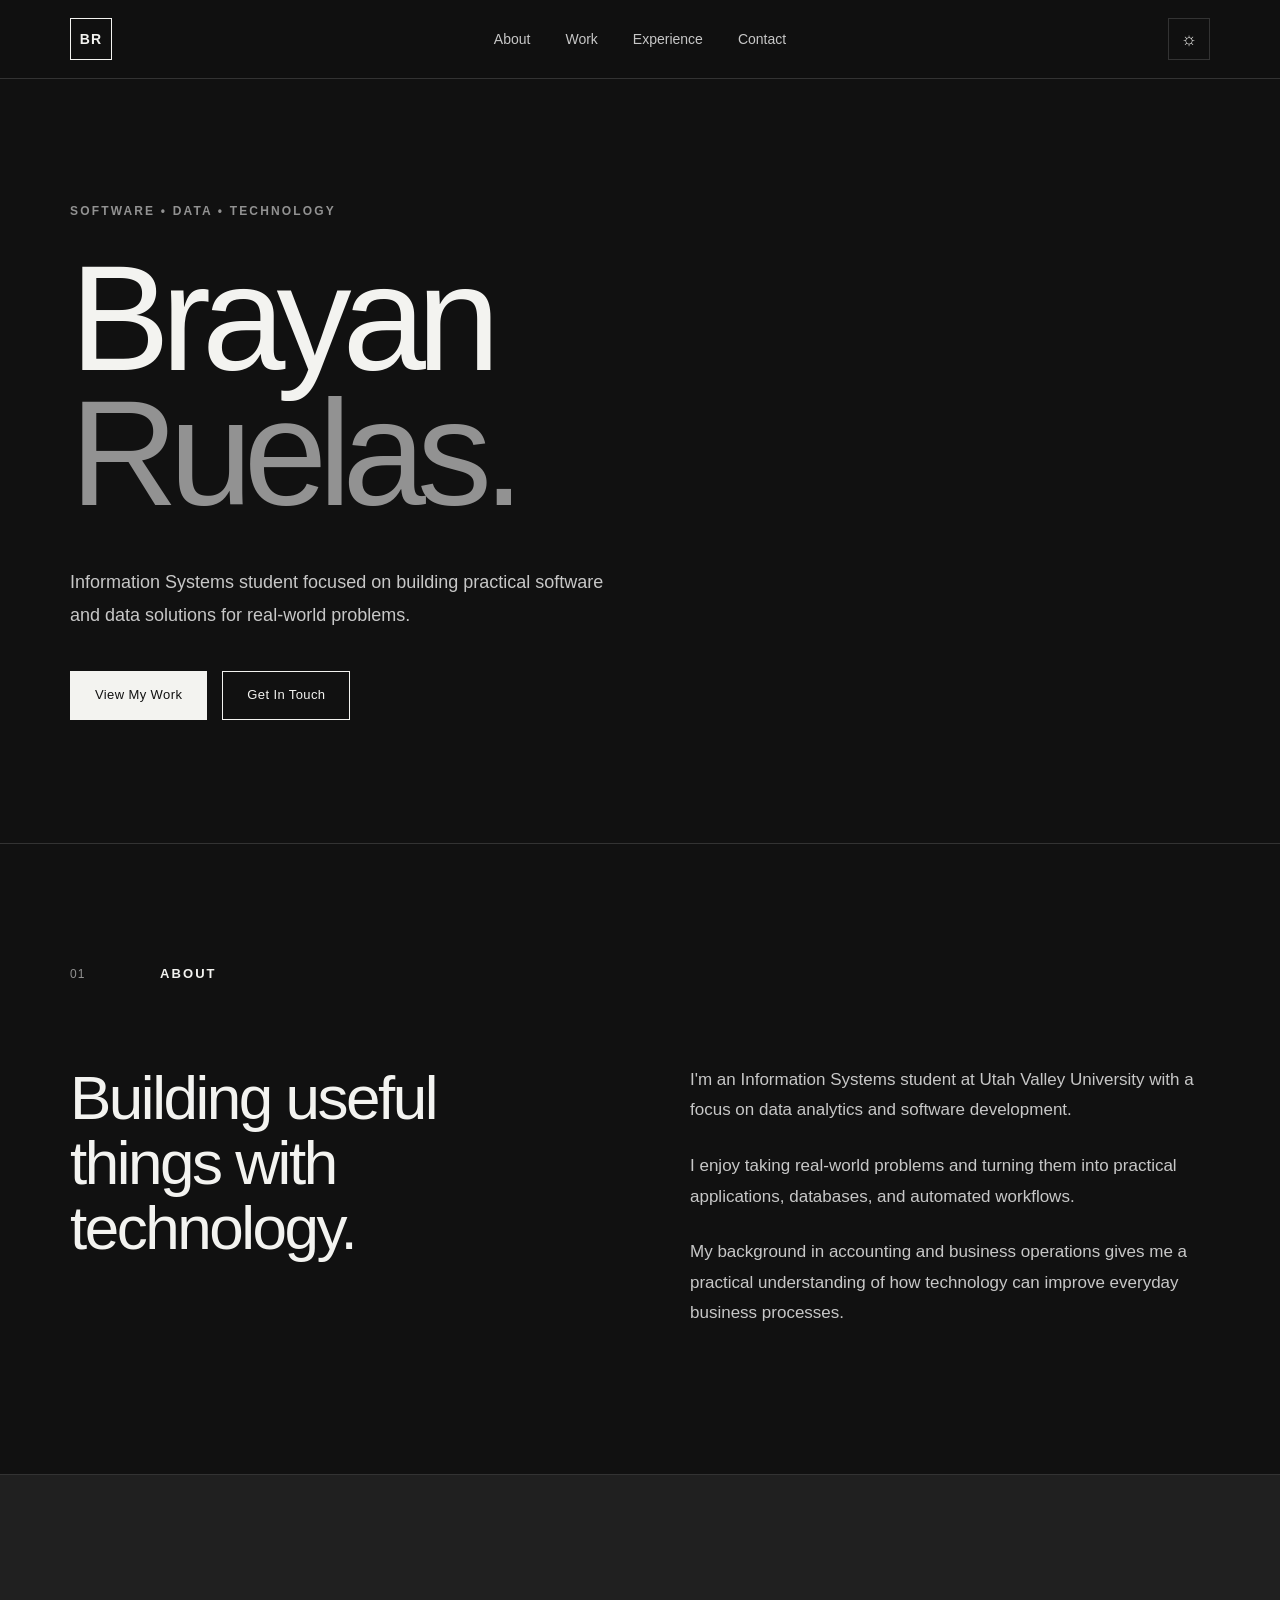
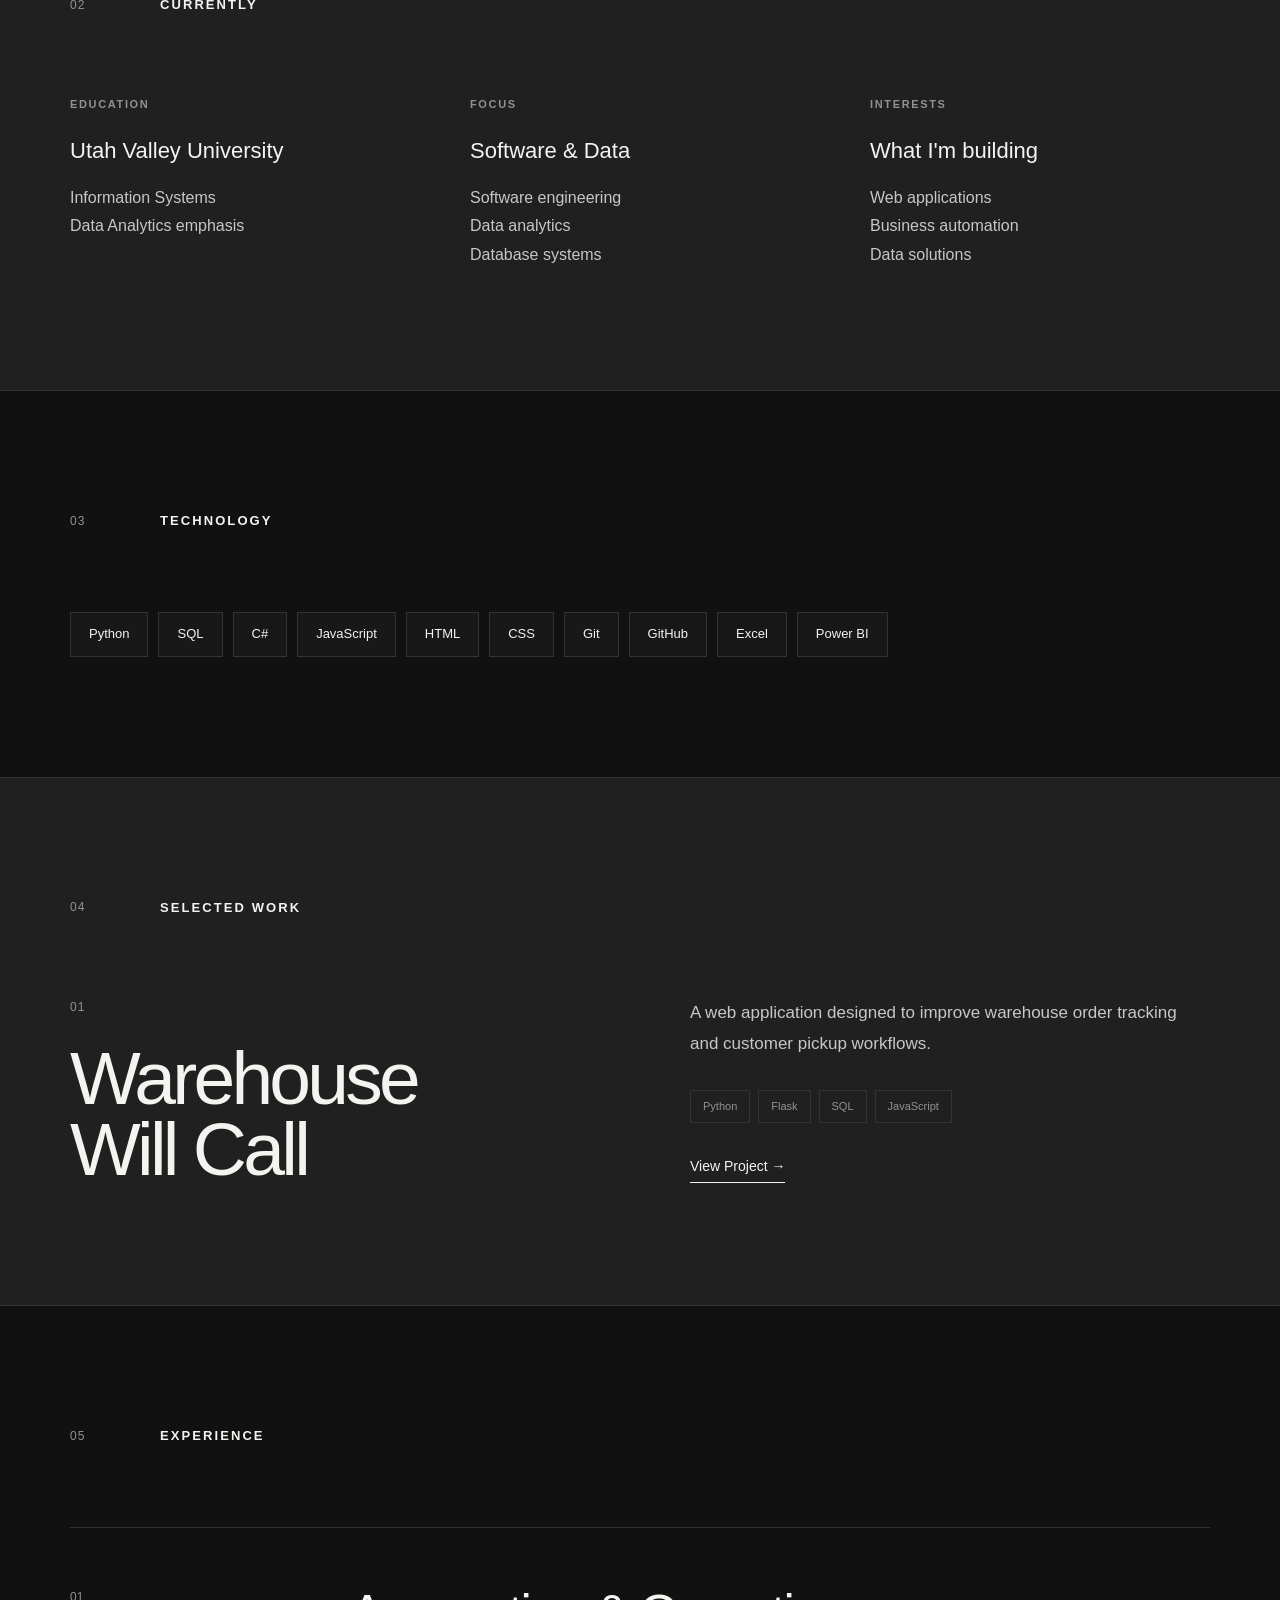
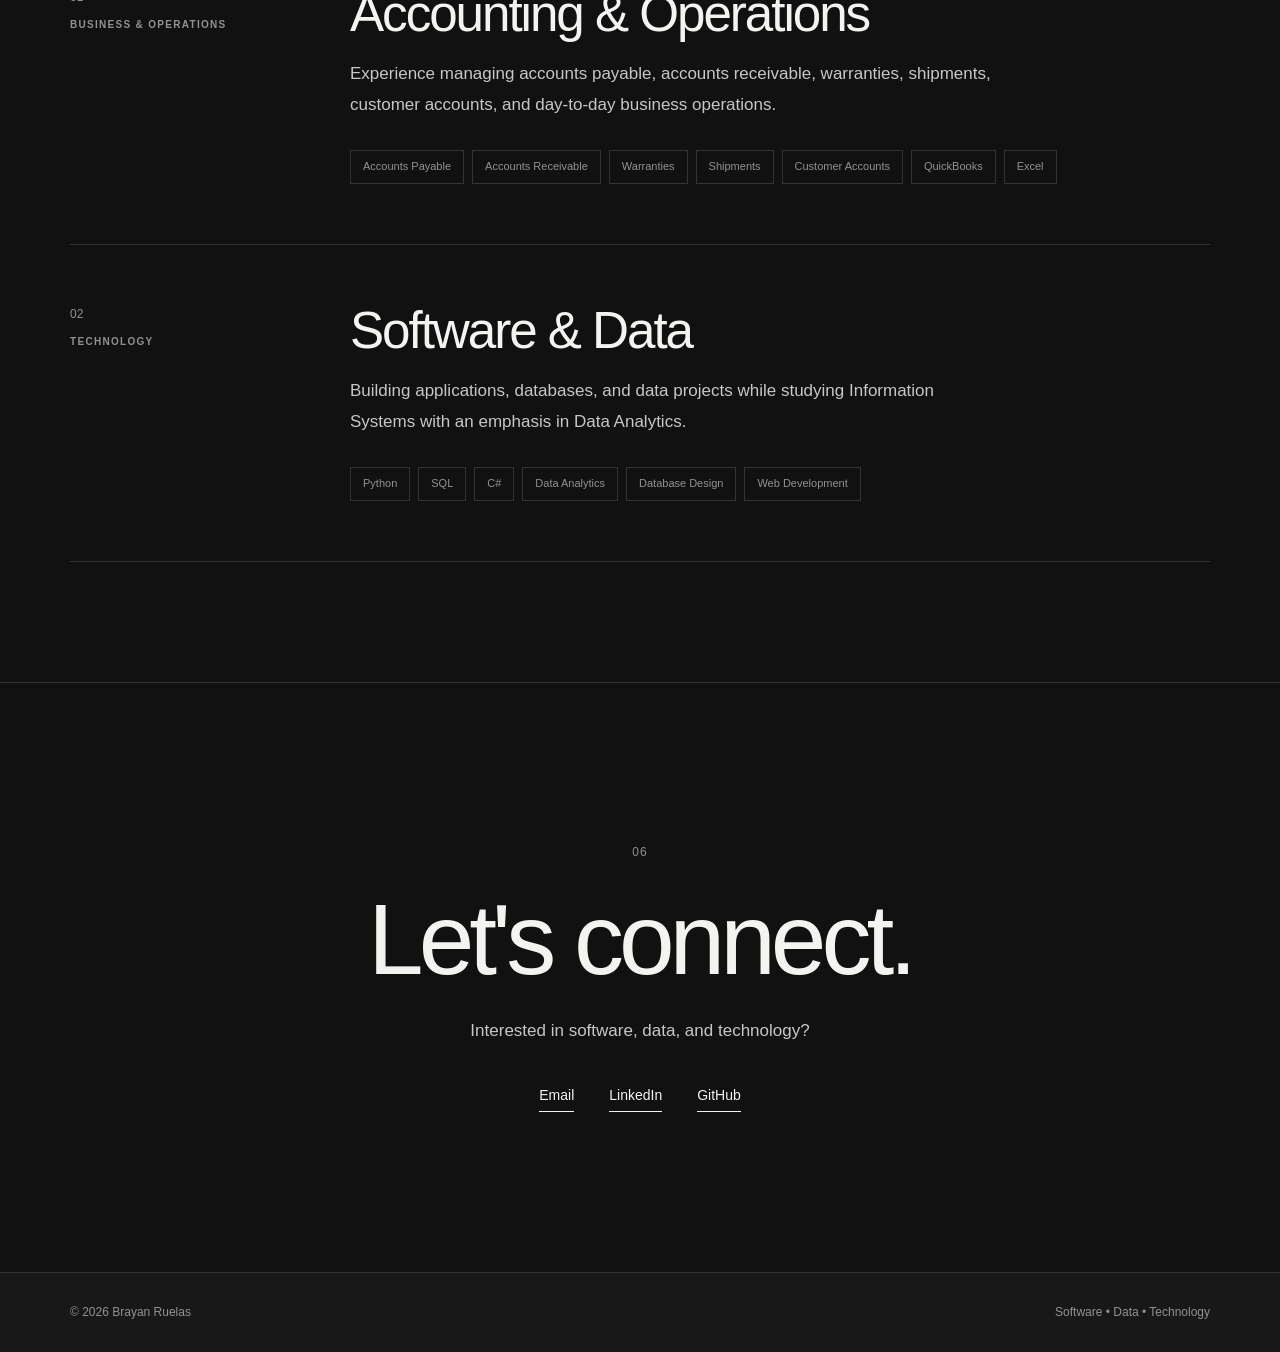
<file: index.html>
<!DOCTYPE html>
<html lang="en">

<head>
    <meta charset="UTF-8">
    <meta name="viewport" content="width=device-width, initial-scale=1.0">

    <meta
        name="description"
        content="Brayan Ruelas — Information Systems, Software and Data"
    >

    <title>Brayan Ruelas</title>

    <link rel="stylesheet" href="style.css">
</head>

<body>

<header class="navbar">

    <div class="nav-container">

        <a href="index.html" class="logo">BR</a>

        <nav class="navigation">
            <a href="#about">About</a>
            <a href="projects.html">Work</a>
            <a href="#experience">Experience</a>
            <a href="#contact">Contact</a>
        </nav>

        <button id="theme-toggle" class="theme-toggle">
            ☼
        </button>

    </div>

</header>


<main>

    <!-- HERO -->

    <section class="hero">

        <div class="hero-container">

            <p class="eyebrow">
                SOFTWARE • DATA • TECHNOLOGY
            </p>

            <h1>
                Brayan<br>
                <span>Ruelas.</span>
            </h1>

            <p class="hero-description">
                Information Systems student focused on
                building practical software and data
                solutions for real-world problems.
            </p>

            <div class="hero-actions">

                <a href="projects.html" class="button button-dark">
                    View My Work
                </a>

                <a href="#contact" class="button button-outline">
                    Get In Touch
                </a>

            </div>

        </div>

    </section>


    <!-- ABOUT -->

    <section id="about" class="section">

        <div class="section-container">

            <div class="section-heading">
                <span class="section-number">01</span>
                <span class="section-title">About</span>
            </div>

            <div class="about-content">

                <div class="about-intro">

                    <h2>
                        Building useful things
                        with technology.
                    </h2>

                </div>

                <div class="about-text">

                    <p>
                        I'm an Information Systems student
                        at Utah Valley University with a focus
                        on data analytics and software
                        development.
                    </p>

                    <p>
                        I enjoy taking real-world problems
                        and turning them into practical
                        applications, databases, and
                        automated workflows.
                    </p>

                    <p>
                        My background in accounting and
                        business operations gives me a
                        practical understanding of how
                        technology can improve everyday
                        business processes.
                    </p>

                </div>

            </div>

        </div>

    </section>


    <!-- CURRENTLY -->

    <section class="section section-gray">

        <div class="section-container">

            <div class="section-heading">
                <span class="section-number">02</span>
                <span class="section-title">Currently</span>
            </div>

            <div class="current-grid">

                <div class="current-column">

                    <span class="small-label">
                        EDUCATION
                    </span>

                    <h3>
                        Utah Valley University
                    </h3>

                    <p>
                        Information Systems
                        <br>
                        Data Analytics emphasis
                    </p>

                </div>


                <div class="current-column">

                    <span class="small-label">
                        FOCUS
                    </span>

                    <h3>
                        Software & Data
                    </h3>

                    <p>
                        Software engineering
                        <br>
                        Data analytics
                        <br>
                        Database systems
                    </p>

                </div>


                <div class="current-column">

                    <span class="small-label">
                        INTERESTS
                    </span>

                    <h3>
                        What I'm building
                    </h3>

                    <p>
                        Web applications
                        <br>
                        Business automation
                        <br>
                        Data solutions
                    </p>

                </div>

            </div>

        </div>

    </section>


    <!-- TECHNOLOGY -->

    <section class="section">

        <div class="section-container">

            <div class="section-heading">
                <span class="section-number">03</span>
                <span class="section-title">Technology</span>
            </div>

            <div class="technology">

                <span>Python</span>
                <span>SQL</span>
                <span>C#</span>
                <span>JavaScript</span>
                <span>HTML</span>
                <span>CSS</span>
                <span>Git</span>
                <span>GitHub</span>
                <span>Excel</span>
                <span>Power BI</span>

            </div>

        </div>

    </section>


    <!-- FEATURED WORK -->

    <section class="section section-gray">

        <div class="section-container">

            <div class="section-heading">
                <span class="section-number">04</span>
                <span class="section-title">Selected Work</span>
            </div>

            <div class="featured-work">

                <div>

                    <span class="project-number">
                        01
                    </span>

                    <h2>
                        Warehouse
                        <br>
                        Will Call
                    </h2>

                </div>


                <div class="featured-description">

                    <p>
                        A web application designed to improve
                        warehouse order tracking and customer
                        pickup workflows.
                    </p>

                    <div class="project-tags">
                        <span>Python</span>
                        <span>Flask</span>
                        <span>SQL</span>
                        <span>JavaScript</span>
                    </div>

                    <a
                        href="projects/willcall.html"
                        class="text-link"
                    >
                        View Project →
                    </a>

                </div>

            </div>

        </div>

    </section>


    <!-- EXPERIENCE -->

    <section id="experience" class="section">

        <div class="section-container">

            <div class="section-heading">
                <span class="section-number">05</span>
                <span class="section-title">Experience</span>
            </div>


            <div class="experience-content">


                <div class="experience-item">

                    <div class="experience-meta">

                        <span class="experience-number">
                            01
                        </span>

                        <span class="experience-category">
                            BUSINESS & OPERATIONS
                        </span>

                    </div>


                    <div class="experience-main">

                        <h2>
                            Accounting &
                            Operations
                        </h2>

                        <p class="experience-description">

                            Experience managing accounts payable,
                            accounts receivable, warranties,
                            shipments, customer accounts,
                            and day-to-day business operations.

                        </p>


                        <div class="experience-skills">

                            <span>Accounts Payable</span>
                            <span>Accounts Receivable</span>
                            <span>Warranties</span>
                            <span>Shipments</span>
                            <span>Customer Accounts</span>
                            <span>QuickBooks</span>
                            <span>Excel</span>

                        </div>

                    </div>

                </div>


                <div class="experience-item">

                    <div class="experience-meta">

                        <span class="experience-number">
                            02
                        </span>

                        <span class="experience-category">
                            TECHNOLOGY
                        </span>

                    </div>


                    <div class="experience-main">

                        <h2>
                            Software &
                            Data
                        </h2>

                        <p class="experience-description">

                            Building applications, databases,
                            and data projects while studying
                            Information Systems with an emphasis
                            in Data Analytics.

                        </p>


                        <div class="experience-skills">

                            <span>Python</span>
                            <span>SQL</span>
                            <span>C#</span>
                            <span>Data Analytics</span>
                            <span>Database Design</span>
                            <span>Web Development</span>

                        </div>

                    </div>

                </div>

            </div>

        </div>

    </section>


    <!-- CONTACT -->

    <section id="contact" class="contact-section">

        <div class="contact-container">

            <span class="section-number">
                06
            </span>

            <h2>
                Let's connect.
            </h2>

            <p>
                Interested in software, data,
                and technology?
            </p>

            <div class="contact-links">

                <a href="mailto:your.email@example.com">
                    Email
                </a>

                <a
                    href="https://www.linkedin.com/in/brayanruelas/"
                    target="_blank"
                    rel="noopener noreferrer"
                >
                    LinkedIn
                </a>

                <a
                    href="https://github.com/b-ruelas/"
                    target="_blank"
                    rel="noopener noreferrer"
                >
                    GitHub
                </a>

            </div>

        </div>

    </section>

</main>


<footer>

    <div class="footer-container">

        <span>
            © <span id="year"></span> Brayan Ruelas
        </span>

        <span>
            Software • Data • Technology
        </span>

    </div>

</footer>


<script src="script.js"></script>

</body>
</html>
</file>
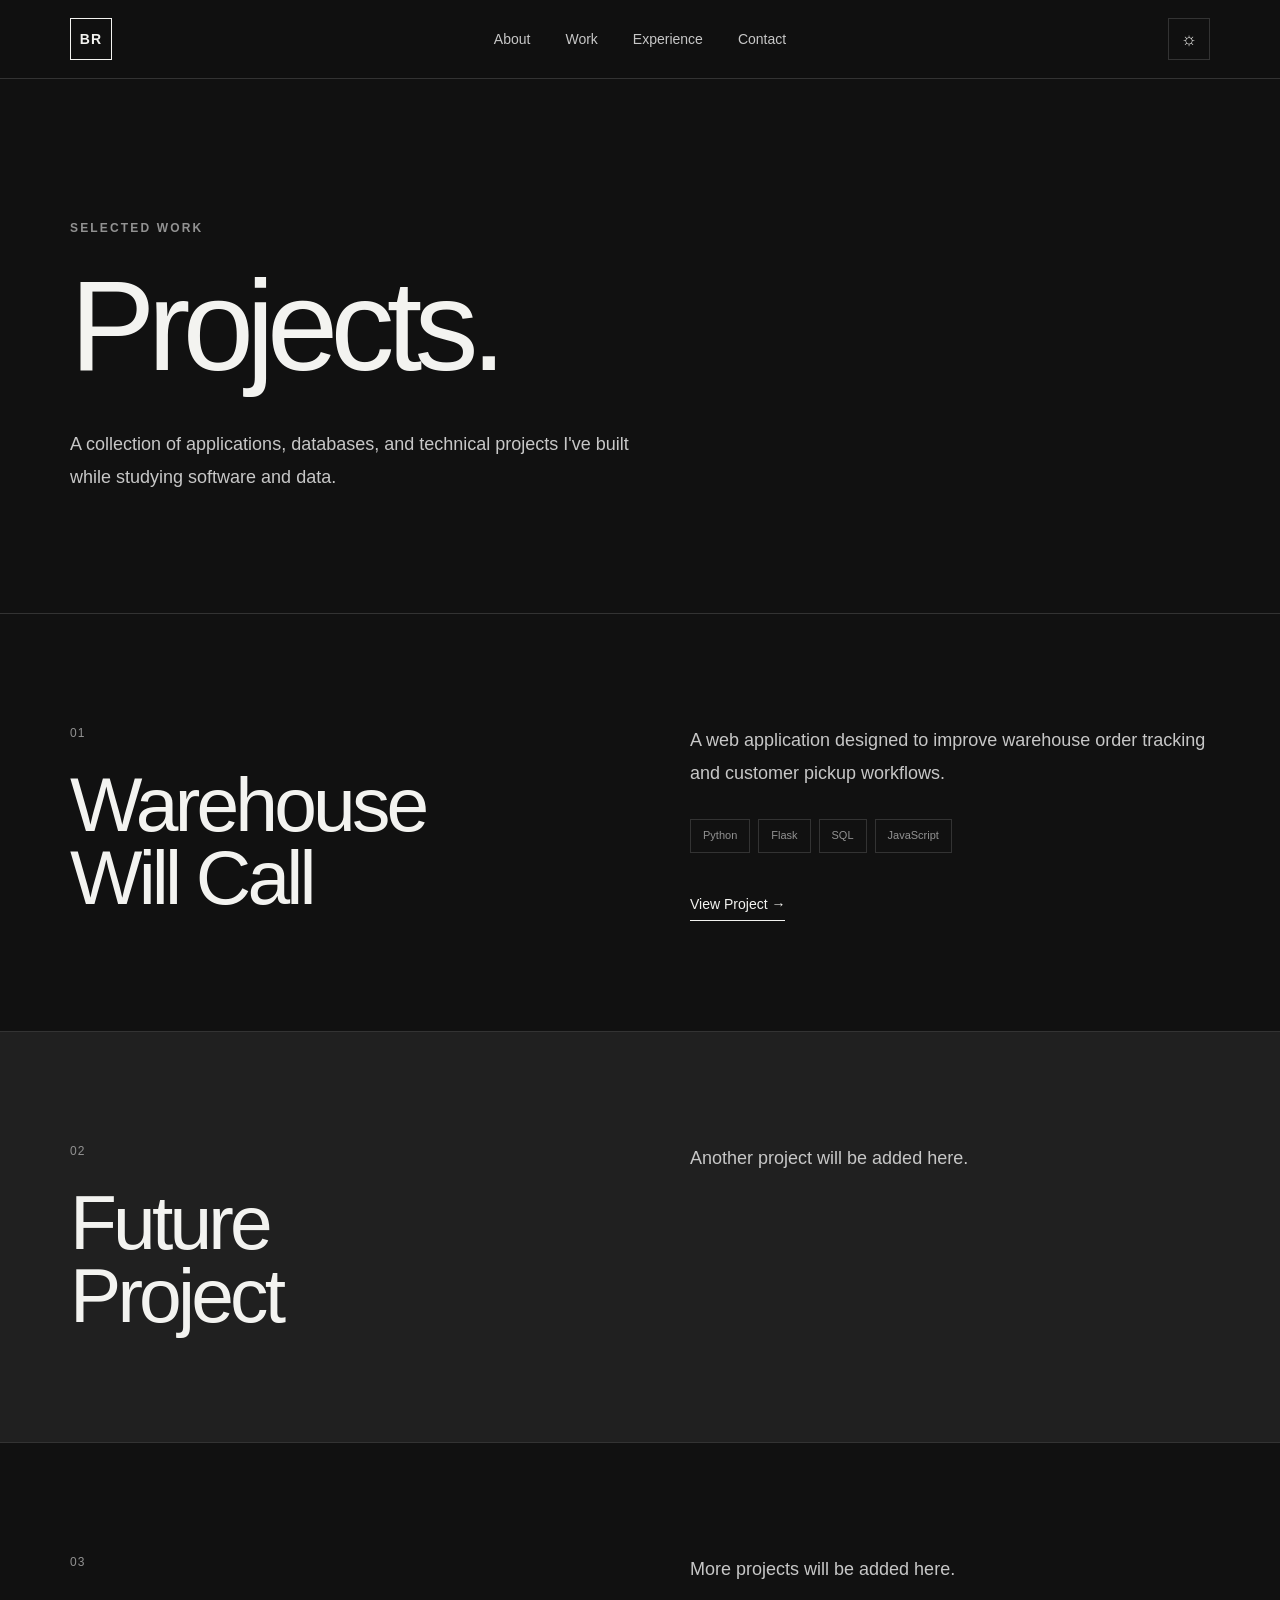
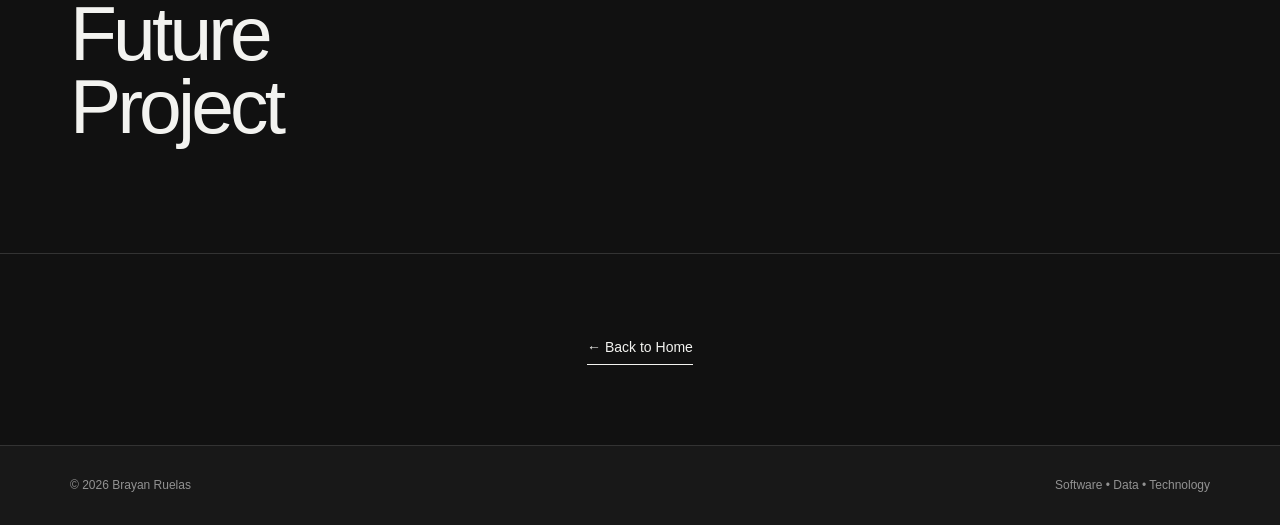
<file: projects.html>
<!DOCTYPE html>
<html lang="en">

<head>

    <meta charset="UTF-8">

    <meta
        name="viewport"
        content="width=device-width, initial-scale=1.0"
    >

    <meta
        name="description"
        content="Projects by Brayan Ruelas"
    >

    <title>Projects — Brayan Ruelas</title>

    <link rel="stylesheet" href="style.css">

</head>

<body>

<header class="navbar">

    <div class="nav-container">

        <a href="index.html" class="logo">
            BR
        </a>

        <nav class="navigation">

            <a href="index.html#about">
                About
            </a>

            <a href="projects.html">
                Work
            </a>

            <a href="index.html#experience">
                Experience
            </a>

            <a href="index.html#contact">
                Contact
            </a>

        </nav>

        <button
            id="theme-toggle"
            class="theme-toggle"
        >
            ☼
        </button>

    </div>

</header>


<main>


<section class="work-hero">

    <div class="section-container">

        <p class="eyebrow">
            SELECTED WORK
        </p>

        <h1>
            Projects.
        </h1>

        <p class="work-introduction">

            A collection of applications, databases,
            and technical projects I've built while
            studying software and data.

        </p>

    </div>

</section>


<section class="project-section">

    <div class="section-container">

        <div class="project-header">

            <div>

                <span class="project-number">
                    01
                </span>

                <h2>
                    Warehouse
                    <br>
                    Will Call
                </h2>

            </div>


            <div class="project-summary">

                <p>

                    A web application designed to improve
                    warehouse order tracking and customer
                    pickup workflows.

                </p>

                <div class="project-tags">

                    <span>Python</span>
                    <span>Flask</span>
                    <span>SQL</span>
                    <span>JavaScript</span>

                </div>

                <a
                    href="projects/willcall.html"
                    class="project-link"
                >
                    View Project →
                </a>

            </div>

        </div>

    </div>

</section>


<section class="project-section alternate">

    <div class="section-container">

        <div class="project-header">

            <div>

                <span class="project-number">
                    02
                </span>

                <h2>
                    Future
                    <br>
                    Project
                </h2>

            </div>

            <div class="project-summary">

                <p>
                    Another project will be added here.
                </p>

            </div>

        </div>

    </div>

</section>


<section class="project-section">

    <div class="section-container">

        <div class="project-header">

            <div>

                <span class="project-number">
                    03
                </span>

                <h2>
                    Future
                    <br>
                    Project
                </h2>

            </div>

            <div class="project-summary">

                <p>
                    More projects will be added here.
                </p>

            </div>

        </div>

    </div>

</section>


<section class="back-section">

    <a href="index.html">
        ← Back to Home
    </a>

</section>


</main>


<footer>

    <div class="footer-container">

        <span>
            © <span id="year"></span> Brayan Ruelas
        </span>

        <span>
            Software • Data • Technology
        </span>

    </div>

</footer>


<script src="script.js"></script>

</body>
</html>
</file>
<file: style.css>
:root {
    --background: #111111;
    --surface: #181818;
    --surface-alt: #202020;

    --text: #f3f3f0;
    --text-light: #c7c7c7;
    --muted: #929292;

    --border: #333333;
    --accent: #f3f3f0;

    --max-width: 1200px;
    --transition: 0.25s ease;
}

body.light-mode {
    --background: #f7f7f5;
    --surface: #ffffff;
    --surface-alt: #eeeeeb;

    --text: #171717;
    --text-light: #555555;
    --muted: #777777;

    --border: #d9d9d5;
    --accent: #171717;
}


/* RESET */

* {
    margin: 0;
    padding: 0;
    box-sizing: border-box;
}

html {
    scroll-behavior: smooth;
}

body {
    font-family:
        -apple-system,
        BlinkMacSystemFont,
        "Segoe UI",
        Roboto,
        Helvetica,
        Arial,
        sans-serif;

    background: var(--background);
    color: var(--text);

    line-height: 1.6;

    transition:
        background var(--transition),
        color var(--transition);
}

img {
    max-width: 100%;
}

a {
    color: inherit;
    text-decoration: none;
}

button {
    font-family: inherit;
}


/* NAVIGATION */

.navbar {
    position: sticky;
    top: 0;
    z-index: 1000;

    width: 100%;

    background: rgba(17, 17, 17, 0.92);

    border-bottom: 1px solid var(--border);

    backdrop-filter: blur(12px);
}

body.light-mode .navbar {
    background: rgba(247, 247, 245, 0.92);
}

.nav-container {
    max-width: var(--max-width);
    margin: auto;

    padding: 18px 30px;

    display: flex;
    align-items: center;
    justify-content: space-between;
}

.logo {
    display: flex;
    align-items: center;
    justify-content: center;

    width: 42px;
    height: 42px;

    border: 1px solid var(--text);

    font-size: 14px;
    font-weight: 600;
    letter-spacing: 0.08em;
}

.navigation {
    display: flex;
    align-items: center;
    gap: 35px;
}

.navigation a {
    position: relative;

    font-size: 14px;
    color: var(--text-light);

    transition: color var(--transition);
}

.navigation a:hover {
    color: var(--text);
}

.navigation a::after {
    content: "";

    position: absolute;
    left: 0;
    bottom: -6px;

    width: 0;
    height: 1px;

    background: var(--text);

    transition: width var(--transition);
}

.navigation a:hover::after {
    width: 100%;
}


/* DARK / LIGHT MODE BUTTON */

.theme-toggle {
    width: 42px;
    height: 42px;

    border: 1px solid var(--border);

    background: transparent;
    color: var(--text);

    cursor: pointer;

    font-size: 18px;

    transition:
        background var(--transition),
        border var(--transition);
}

.theme-toggle:hover {
    background: var(--surface-alt);
}


/* CONTAINERS */

.section-container {
    width: 100%;
    max-width: var(--max-width);

    margin: auto;

    padding-left: 30px;
    padding-right: 30px;
}


/* HERO */

.hero {
    min-height: 85vh;

    display: flex;
    align-items: center;

    border-bottom: 1px solid var(--border);
}

.hero-container {
    width: 100%;
    max-width: var(--max-width);

    margin: auto;

    padding: 100px 30px;
}

.eyebrow {
    margin-bottom: 30px;

    font-size: 12px;
    font-weight: 600;

    letter-spacing: 0.18em;

    color: var(--muted);
}

.hero h1 {
    font-size: clamp(70px, 12vw, 150px);

    font-weight: 500;

    line-height: 0.9;

    letter-spacing: -0.06em;
}

.hero h1 span {
    color: var(--muted);
}

.hero-description {
    max-width: 560px;

    margin-top: 45px;

    font-size: 18px;

    line-height: 1.8;

    color: var(--text-light);
}

.hero-actions {
    display: flex;

    gap: 15px;

    margin-top: 40px;
}


/* BUTTONS */

.button {
    display: inline-flex;

    align-items: center;
    justify-content: center;

    padding: 13px 24px;

    border: 1px solid var(--text);

    font-size: 13px;

    letter-spacing: 0.03em;

    transition:
        background var(--transition),
        color var(--transition);
}

.button-dark {
    background: var(--text);
    color: var(--background);
}

.button-dark:hover {
    background: transparent;
    color: var(--text);
}

.button-outline {
    background: transparent;
    color: var(--text);
}

.button-outline:hover {
    background: var(--text);
    color: var(--background);
}


/* GENERAL SECTIONS */

.section {
    padding: 120px 0;

    border-bottom: 1px solid var(--border);
}

.section-gray {
    background: var(--surface-alt);
}


/* SECTION HEADINGS */

.section-heading {
    display: grid;

    grid-template-columns: 70px 1fr;

    align-items: center;

    gap: 20px;

    margin-bottom: 80px;
}

.section-number {
    font-size: 12px;

    color: var(--muted);

    letter-spacing: 0.1em;
}

.section-title {
    font-size: 13px;

    text-transform: uppercase;

    letter-spacing: 0.16em;

    font-weight: 600;
}


/* ABOUT */

.about-content {
    display: grid;

    grid-template-columns: 1fr 1fr;

    gap: 100px;
}

.about-intro h2 {
    max-width: 500px;

    font-size: clamp(36px, 5vw, 62px);

    font-weight: 400;

    line-height: 1.05;

    letter-spacing: -0.04em;
}

.about-text {
    max-width: 560px;
}

.about-text p {
    margin-bottom: 25px;

    font-size: 17px;

    line-height: 1.8;

    color: var(--text-light);
}


/* CURRENTLY */

.current-grid {
    display: grid;

    grid-template-columns: repeat(3, 1fr);

    gap: 60px;
}

.small-label {
    display: block;

    margin-bottom: 20px;

    font-size: 11px;

    font-weight: 600;

    letter-spacing: 0.15em;

    color: var(--muted);
}

.current-column h3 {
    margin-bottom: 15px;

    font-size: 22px;

    font-weight: 500;
}

.current-column p {
    color: var(--text-light);

    line-height: 1.8;
}


/* TECHNOLOGY */

.technology {
    display: flex;

    flex-wrap: wrap;

    gap: 10px;
}

.technology span {
    padding: 11px 18px;

    border: 1px solid var(--border);

    background: var(--surface);

    font-size: 13px;

    transition:
        background var(--transition),
        border var(--transition);
}

.technology span:hover {
    border-color: var(--text);
}


/* FEATURED WORK */

.featured-work {
    display: grid;

    grid-template-columns: 1fr 1fr;

    gap: 100px;
}

.project-number {
    display: block;

    margin-bottom: 25px;

    font-size: 12px;

    color: var(--muted);

    letter-spacing: 0.1em;
}

.featured-work h2 {
    font-size: clamp(40px, 6vw, 75px);

    font-weight: 400;

    line-height: 0.95;

    letter-spacing: -0.05em;
}

.featured-description {
    max-width: 500px;
}

.featured-description > p {
    margin-bottom: 30px;

    font-size: 17px;

    line-height: 1.8;

    color: var(--text-light);
}

.project-tags {
    display: flex;

    flex-wrap: wrap;

    gap: 8px;

    margin-bottom: 30px;
}

.project-tags span {
    padding: 7px 12px;

    border: 1px solid var(--border);

    font-size: 11px;

    color: var(--muted);
}

.text-link {
    display: inline-block;

    padding-bottom: 5px;

    border-bottom: 1px solid var(--text);

    font-size: 14px;

    transition: opacity var(--transition);
}

.text-link:hover {
    opacity: 0.6;
}


/* EXPERIENCE */

.experience-content {
    border-top: 1px solid var(--border);
}

.experience-item {
    display: grid;

    grid-template-columns: 220px 1fr;

    gap: 60px;

    padding: 60px 0;

    border-bottom: 1px solid var(--border);
}

.experience-meta {
    display: flex;

    flex-direction: column;

    gap: 10px;
}

.experience-number {
    font-size: 12px;

    color: var(--muted);
}

.experience-category {
    font-size: 10px;

    font-weight: 600;

    letter-spacing: 0.13em;

    color: var(--muted);
}

.experience-main {
    max-width: 750px;
}

.experience-main h2 {
    margin-bottom: 20px;

    font-size: clamp(32px, 4vw, 52px);

    font-weight: 400;

    line-height: 1;

    letter-spacing: -0.04em;
}

.experience-description {
    max-width: 650px;

    margin-bottom: 30px;

    font-size: 17px;

    color: var(--text-light);

    line-height: 1.8;
}

.experience-skills {
    display: flex;

    flex-wrap: wrap;

    gap: 8px;
}

.experience-skills span {
    padding: 7px 12px;

    border: 1px solid var(--border);

    font-size: 11px;

    color: var(--muted);
}


/* CONTACT */

.contact-section {
    padding: 160px 30px;

    text-align: center;

    border-bottom: 1px solid var(--border);
}

.contact-container {
    max-width: 800px;

    margin: auto;
}

.contact-section .section-number {
    display: block;

    margin-bottom: 30px;
}

.contact-section h2 {
    font-size: clamp(50px, 8vw, 100px);

    font-weight: 400;

    line-height: 0.95;

    letter-spacing: -0.05em;
}

.contact-section p {
    margin-top: 30px;

    font-size: 17px;

    color: var(--text-light);
}

.contact-links {
    display: flex;

    justify-content: center;

    gap: 35px;

    margin-top: 40px;
}

.contact-links a {
    font-size: 14px;

    border-bottom: 1px solid var(--text);

    padding-bottom: 4px;
}

.contact-links a:hover {
    opacity: 0.6;
}


/* PROJECT HERO */

.work-hero {
    padding: 140px 0 120px;

    border-bottom: 1px solid var(--border);
}

.work-hero h1 {
    max-width: 900px;

    font-size: clamp(60px, 10vw, 130px);

    font-weight: 400;

    line-height: 0.9;

    letter-spacing: -0.06em;
}

.work-introduction {
    max-width: 600px;

    margin-top: 45px;

    font-size: 18px;

    line-height: 1.8;

    color: var(--text-light);
}


/* PROJECT SECTIONS */

.project-section {
    padding: 110px 0;

    border-bottom: 1px solid var(--border);
}

.project-section.alternate {
    background: var(--surface-alt);
}

.project-header {
    display: grid;

    grid-template-columns: 1fr 1fr;

    gap: 100px;
}

.project-header h2 {
    font-size: clamp(45px, 6vw, 80px);

    font-weight: 400;

    line-height: 0.95;

    letter-spacing: -0.05em;
}

.project-summary {
    max-width: 550px;
}

.project-summary > p {
    margin-bottom: 30px;

    font-size: 18px;

    line-height: 1.8;

    color: var(--text-light);
}

.project-link {
    display: inline-block;

    margin-top: 10px;

    padding-bottom: 5px;

    border-bottom: 1px solid var(--text);

    font-size: 14px;
}

.project-link:hover {
    opacity: 0.6;
}


/* SCREENSHOTS */

.screenshots-heading {
    max-width: 700px;
}

.detail-label {
    display: block;

    margin-bottom: 20px;

    font-size: 11px;

    font-weight: 600;

    letter-spacing: 0.16em;

    color: var(--muted);
}

.screenshots-heading h3 {
    margin-bottom: 15px;

    font-size: clamp(32px, 5vw, 55px);

    font-weight: 400;

    line-height: 1;

    letter-spacing: -0.04em;
}

.screenshots-heading p {
    color: var(--muted);
}


/* LARGE SCREENSHOTS */

.large-screenshot-grid {
    display: flex;

    flex-direction: column;

    gap: 0;

    margin-top: 70px;
}

.large-screenshot {
    position: relative;

    width: 100%;

    overflow: hidden;

    border: 1px solid var(--border);

    background: var(--surface);

    cursor: pointer;
}

.large-screenshot img {
    display: block;

    width: 100%;

    height: auto;

    transition: transform 0.4s ease;
}

.large-screenshot:hover img {
    transform: scale(1.015);
}


/* IMAGE HOVER */

.image-overlay {
    position: absolute;

    inset: 0;

    display: flex;

    align-items: center;

    justify-content: center;

    background: rgba(0, 0, 0, 0);

    color: white;

    opacity: 0;

    transition: all 0.3s ease;
}

.large-screenshot:hover .image-overlay {
    background: rgba(0, 0, 0, 0.45);

    opacity: 1;
}

.image-overlay span {
    padding: 12px 18px;

    border: 1px solid rgba(255, 255, 255, 0.8);

    font-size: 12px;

    letter-spacing: 0.1em;

    text-transform: uppercase;
}


/* SCREENSHOT INFORMATION */

.screenshot-info {
    display: grid;

    grid-template-columns: 60px 1fr;

    gap: 20px;

    padding: 25px 0 80px;

    border-top: 1px solid var(--border);
}

.screenshot-info > span {
    font-size: 12px;

    color: var(--muted);
}

.screenshot-info h3 {
    margin-bottom: 8px;

    font-size: 23px;

    font-weight: 500;
}

.screenshot-info p {
    max-width: 650px;

    margin: 0;

    color: var(--muted);

    line-height: 1.7;
}


/* OLD SCREENSHOT SUPPORT */

.screenshot-grid {
    display: grid;

    grid-template-columns: repeat(3, 1fr);

    gap: 25px;

    margin-top: 60px;
}

.screenshot {
    overflow: hidden;

    border: 1px solid var(--border);

    background: var(--surface);
}

.screenshot img {
    display: block;

    width: 100%;

    height: auto;
}

.screenshot-caption {
    padding: 20px;
}

.screenshot-caption strong {
    display: block;

    margin-bottom: 7px;

    font-size: 15px;
}

.screenshot-caption p {
    font-size: 13px;

    color: var(--muted);
}


/* PROJECT TECHNOLOGY */

.technology-section {
    max-width: 900px;
}

.technology-list {
    display: flex;

    flex-wrap: wrap;

    gap: 10px;
}

.technology-list span {
    padding: 12px 18px;

    border: 1px solid var(--border);

    background: var(--surface);

    font-size: 13px;
}


/* LEARNING */

.learning-section {
    max-width: 800px;
}

.learning-section h3 {
    margin-bottom: 30px;

    font-size: clamp(35px, 5vw, 58px);

    font-weight: 400;

    line-height: 1;

    letter-spacing: -0.04em;
}

.learning-section p {
    font-size: 17px;

    color: var(--text-light);

    line-height: 1.8;
}


/* BACK LINK */

.back-section {
    padding: 80px 30px;

    text-align: center;

    border-bottom: 1px solid var(--border);
}

.back-section a {
    display: inline-block;

    padding-bottom: 5px;

    border-bottom: 1px solid var(--text);

    font-size: 14px;
}

.back-section a:hover {
    opacity: 0.6;
}


/* IMAGE MODAL */

.image-modal {
    position: fixed;

    inset: 0;

    z-index: 9999;

    display: flex;

    align-items: center;

    justify-content: center;

    padding: 40px;

    background: rgba(0, 0, 0, 0.92);

    opacity: 0;

    visibility: hidden;

    transition: opacity 0.25s ease;
}

.image-modal.active {
    opacity: 1;

    visibility: visible;
}

.image-modal img {
    max-width: 95vw;

    max-height: 90vh;

    width: auto;

    height: auto;

    object-fit: contain;

    box-shadow:
        0 20px 80px rgba(0, 0, 0, 0.5);
}

.modal-close {
    position: absolute;

    top: 25px;

    right: 30px;

    width: 45px;

    height: 45px;

    border: none;

    background: transparent;

    color: white;

    font-size: 40px;

    font-weight: 300;

    cursor: pointer;
}

.modal-close:hover {
    opacity: 0.7;
}


/* FOOTER */

footer {
    background: var(--surface);
}

.footer-container {
    max-width: var(--max-width);

    margin: auto;

    padding: 30px;

    display: flex;

    justify-content: space-between;

    gap: 20px;

    font-size: 12px;

    color: var(--muted);
}


/* TABLET */

@media (max-width: 900px) {

    .navigation {
        gap: 20px;
    }

    .about-content {
        grid-template-columns: 1fr;

        gap: 50px;
    }

    .current-grid {
        grid-template-columns: 1fr;

        gap: 45px;
    }

    .featured-work {
        grid-template-columns: 1fr;

        gap: 50px;
    }

    .project-header {
        grid-template-columns: 1fr;

        gap: 50px;
    }

    .experience-item {
        grid-template-columns: 1fr;

        gap: 30px;
    }

    .screenshot-grid {
        grid-template-columns: 1fr;
    }
}


/* MOBILE */

@media (max-width: 700px) {

    .nav-container {
        padding: 15px 20px;
    }

    .navigation {
        display: none;
    }

    .section-container {
        padding-left: 20px;
        padding-right: 20px;
    }

    .hero-container {
        padding: 80px 20px;
    }

    .hero {
        min-height: 75vh;
    }

    .hero h1 {
        font-size: clamp(65px, 20vw, 100px);
    }

    .hero-description {
        font-size: 16px;

        margin-top: 35px;
    }

    .hero-actions {
        flex-direction: column;

        align-items: flex-start;
    }

    .button {
        width: 100%;

        max-width: 250px;
    }

    .section {
        padding: 80px 0;
    }

    .section-heading {
        grid-template-columns: 45px 1fr;

        margin-bottom: 55px;
    }

    .about-intro h2 {
        font-size: 40px;
    }

    .current-grid {
        gap: 40px;
    }

    .featured-work h2 {
        font-size: 50px;
    }

    .work-hero {
        padding: 90px 0 80px;
    }

    .work-hero h1 {
        font-size: clamp(60px, 17vw, 100px);
    }

    .work-introduction {
        font-size: 16px;

        margin-top: 35px;
    }

    .project-section {
        padding: 80px 0;
    }

    .project-header h2 {
        font-size: 50px;
    }

    .project-summary > p {
        font-size: 16px;
    }

    .large-screenshot-grid {
        margin-top: 45px;
    }

    .screenshot-info {
        grid-template-columns: 35px 1fr;

        gap: 15px;

        padding-bottom: 60px;
    }

    .screenshot-info h3 {
        font-size: 20px;
    }

    .screenshot-info p {
        font-size: 14px;
    }

    .image-modal {
        padding: 20px;
    }

    .image-modal img {
        max-width: 95vw;

        max-height: 85vh;
    }

    .modal-close {
        top: 10px;

        right: 15px;
    }

    .contact-section {
        padding: 100px 20px;
    }

    .contact-links {
        flex-direction: column;

        align-items: center;

        gap: 20px;
    }

    .footer-container {
        flex-direction: column;

        text-align: center;

        padding: 25px 20px;
    }
}


/* ACCESSIBILITY */

@media (prefers-reduced-motion: reduce) {

    html {
        scroll-behavior: auto;
    }

    * {
        transition: none !important;
    }
}
</file>
